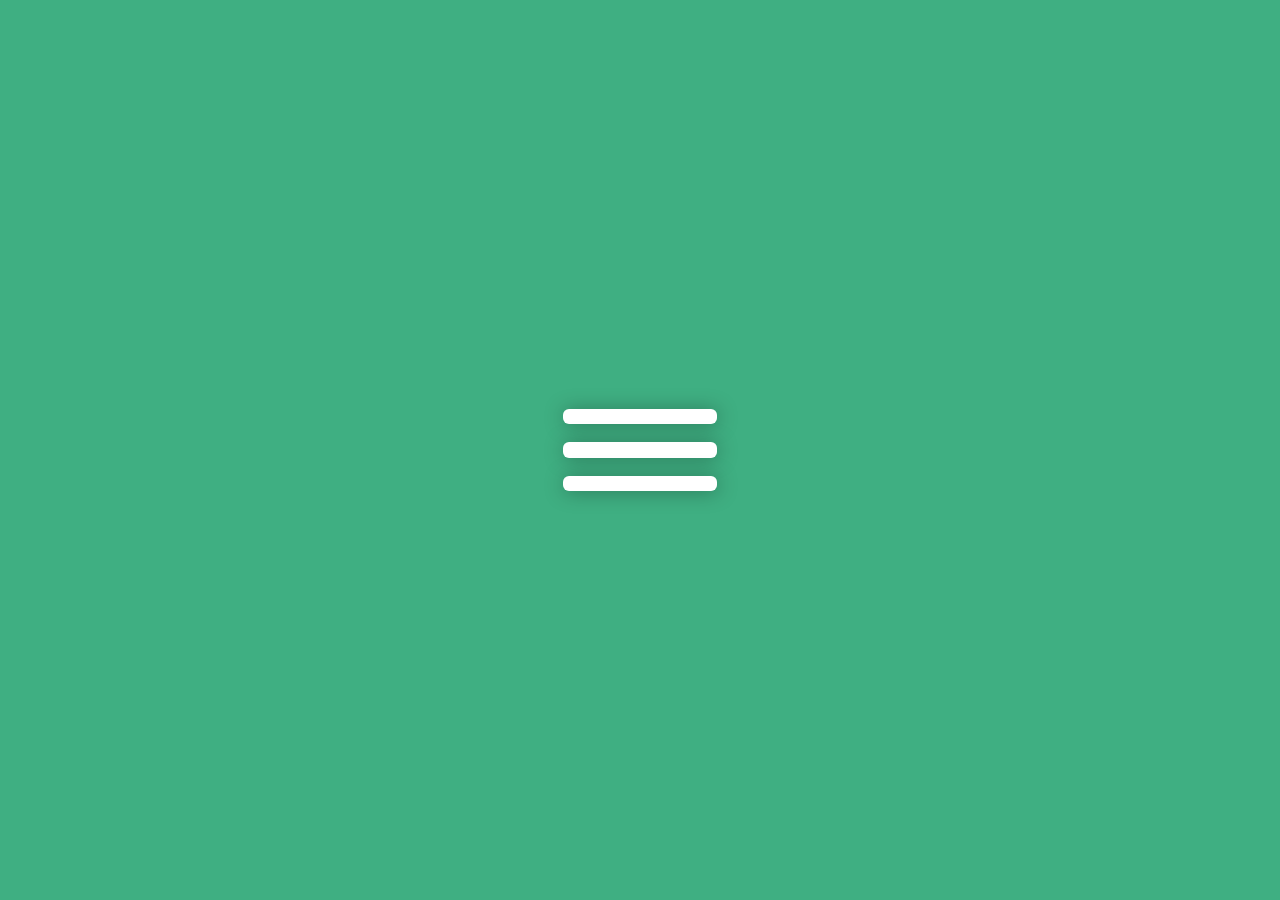
<file: 02_dia_menu_hambuerguesa/index.html>
<!DOCTYPE html>
<html lang="es">
  <head>
    <meta charset="UTF-8" />
    <meta http-equiv="X-UA-Compatible" content="IE=edge" />
    <meta name="viewport" content="width=device-width, initial-scale=1.0" />
    <title>Menú hamburguesa</title>
    <link rel="stylesheet" href="style.css" />
  </head>
  <body>
    <div class="menu">
      <span class="line1"></span>
      <span class="line2"></span>
      <span class="line3"></span>
    </div>
  </body>
  <script src="script.js"></script>
</html>
</file>
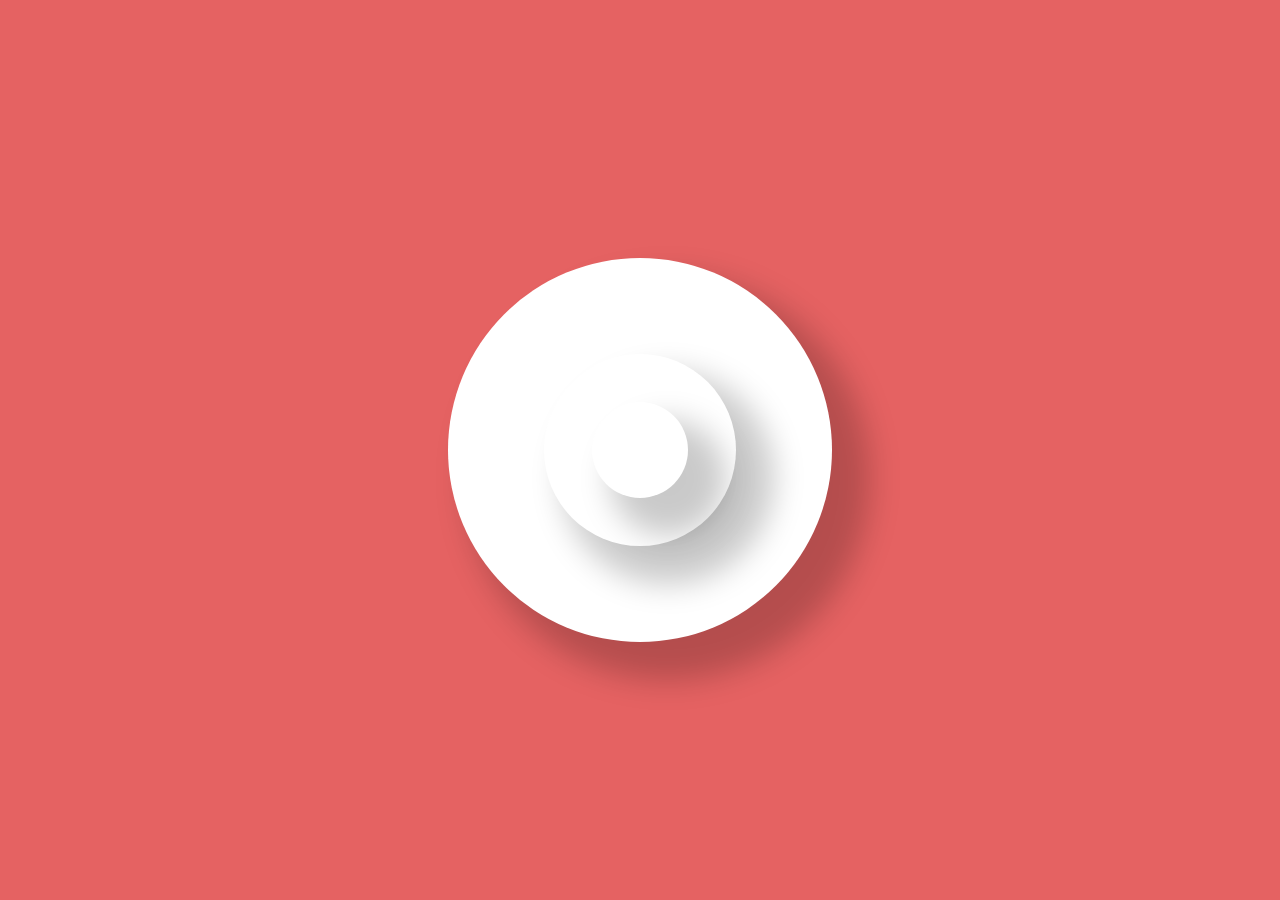
<file: 04_dia_circulos/index.html>
<!DOCTYPE html>
<html lang="es">
  <head>
    <meta charset="UTF-8" />
    <meta http-equiv="X-UA-Compatible" content="IE=edge" />
    <meta name="viewport" content="width=device-width, initial-scale=1.0" />
    <title>Circulos</title>
    <link rel="stylesheet" href="style.css" />
  </head>
  <body>
    <div class="container">
      <div class="esferaOne">
        <div class="esferaTwo">
          <div class="esferaThree"></div>
        </div>
      </div>
    </div>
  </body>
</html>
</file>
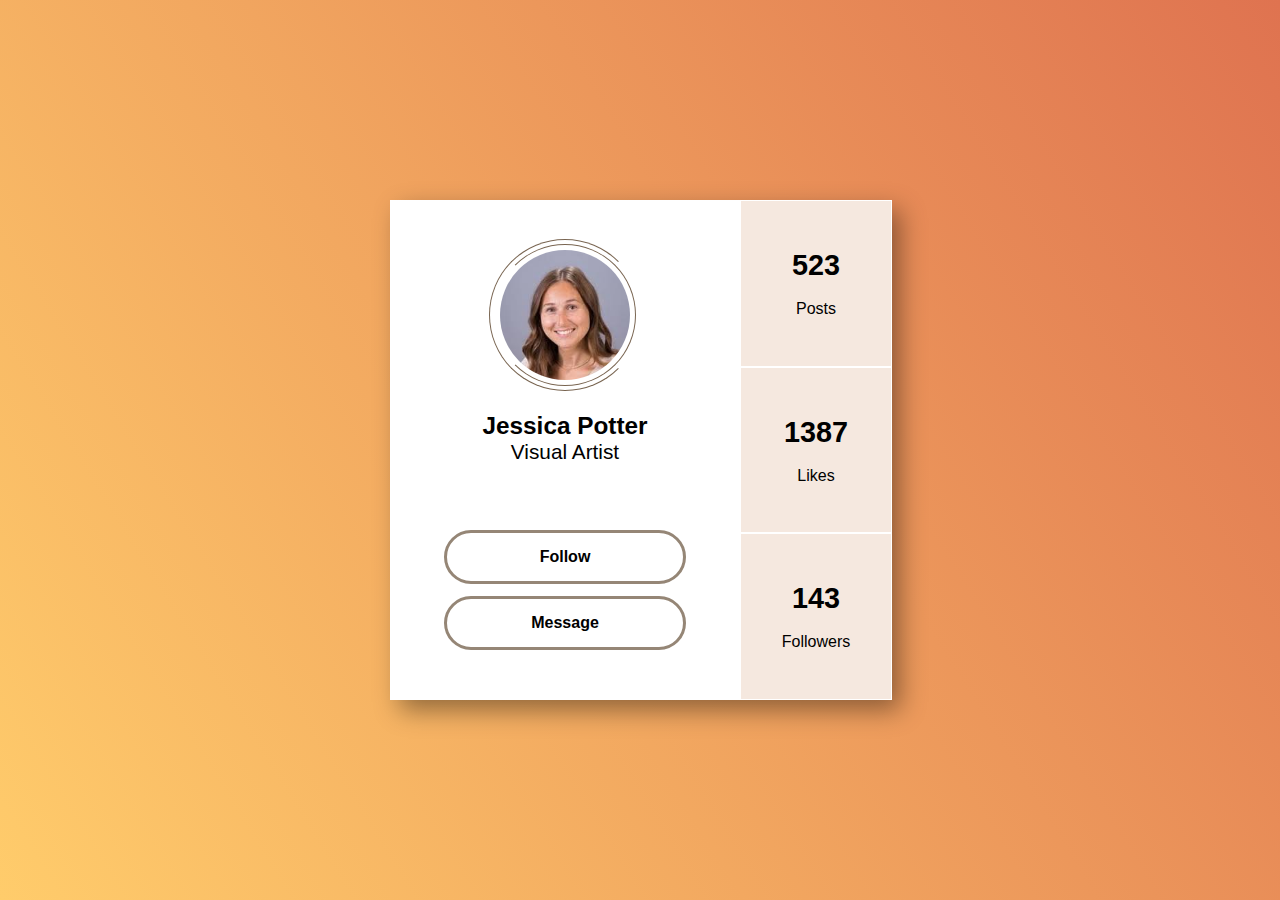
<file: 06_dia_perfil_redes/index.html>
<!DOCTYPE html>
<html lang="es">
  <head>
    <meta charset="UTF-8" />
    <meta http-equiv="X-UA-Compatible" content="IE=edge" />
    <meta name="viewport" content="width=device-width, initial-scale=1.0" />
    <title>Perfil de redes</title>
    <link rel="stylesheet" href="style.css" />
  </head>
  <body>
    <div class="container">
      <!--LADO IZQUIERDO-->
      <div class="left">
        <div class="foto"></div>
        <div class="nombre">
          <h3>Jessica Potter</h3>
          <p>Visual Artist</p>
        </div>
        <div class="links">
          <div class="link">Follow</div>
          <div class="link">Message</div>
        </div>
      </div>

      <!--LADO DERECHO-->
      <div class="right">
        <div class="info">
          <span>523</span><br />
          <p>Posts</p>
        </div>
        <div class="info">
          <span>1387</span><br />
          <p>Likes</p>
        </div>
        <div class="info">
          <span>143</span><br />
          <p>Followers</p>
        </div>
      </div>
    </div>
  </body>
</html>
</file>
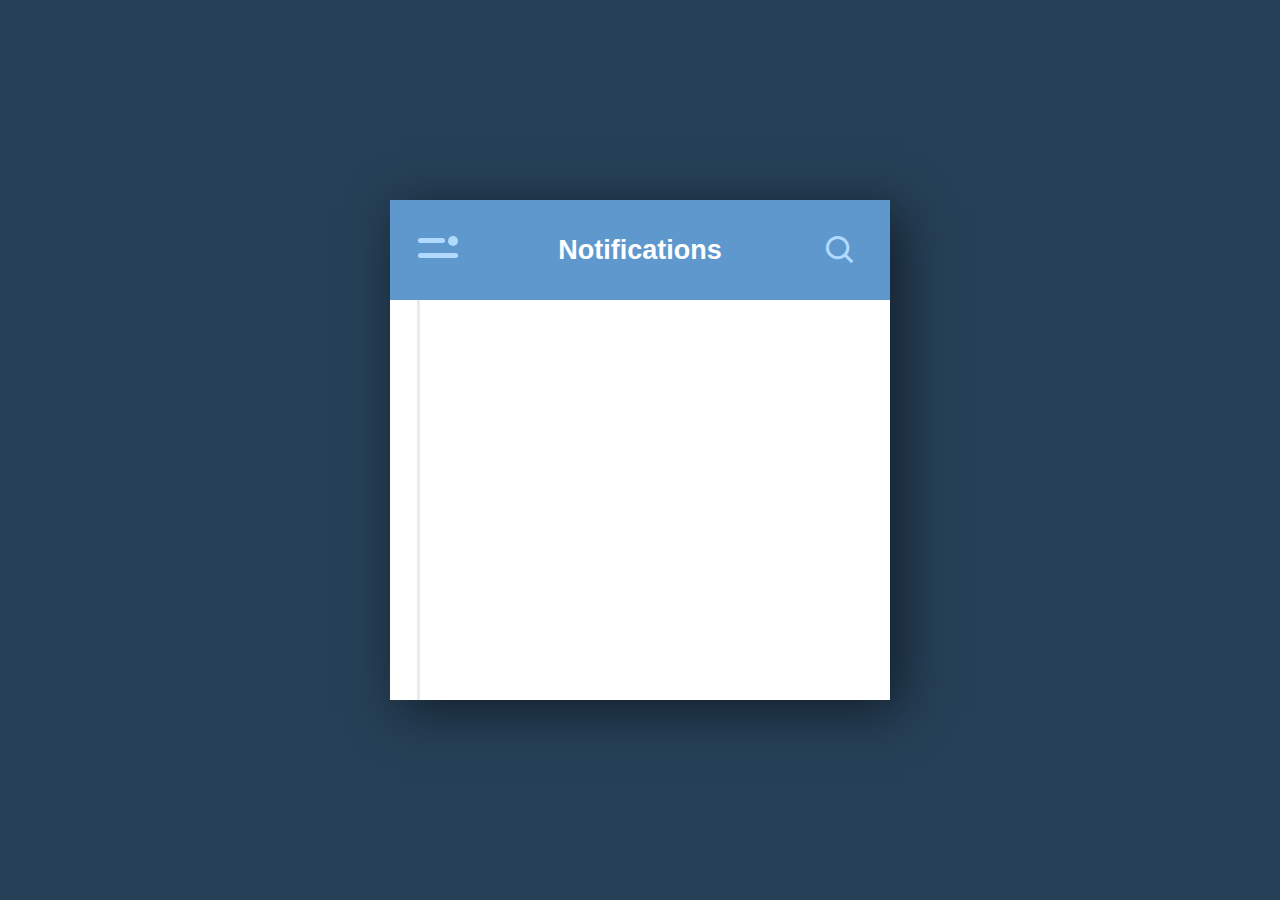
<file: 07_dia_panelNotificaciones/index.html>
<!DOCTYPE html>
<html lang="es">
  <head>
    <meta charset="UTF-8" />
    <meta http-equiv="X-UA-Compatible" content="IE=edge" />
    <meta name="viewport" content="width=device-width, initial-scale=1.0" />
    <title>Document</title>
    <link rel="stylesheet" href="style.css" />
    <link href="https://unpkg.com/boxicons@2.1.4/css/boxicons.min.css" rel="stylesheet" />
  </head>
  <body>
    <div class="container">
      <div class="note">
        <!--HEADER-->
        <div class="header">
          <div class="menu-icon">
            <div class="dash-top"></div>
            <div class="dash-bottom"></div>
            <div class="circle"></div>
          </div>

          <div class="title">Notifications</div>

          <input type="text" class="search" placeholder="  Search..." />
          <i class="bx bx-search"></i>
        </div>

        <!--BODY-->
        <div class="notifications">
          <div class="line"></div>
          <!--Commets-->
          <div class="notification">
            <div class="circles"></div>
            <span class="time">9.24 AM</span>
            <p class="hola"><b>John Walker</b> Post a photo on your wall.</p>
          </div>
          <div class="notification">
            <div class="circles"></div>
            <span class="time">8.19 AM</span>
            <p class="hola"><b>Alice Parker</b> commented your last post.</p>
          </div>
          <div class="notification">
            <div class="circles"></div>
            <span class="time">Yesterday</span>
            <p class="hola"><b>Luke Wayne</b> added you as friend.</p>
          </div>
        </div>
      </div>

      <!--MENU LATERAL DESPLEGABLE-->
      <div class="lista">
        <ul>
          <li><i class="bx bxs-dashboard"></i> Dashboard</li>
          <li><i class="bx bxs-user"></i> Profile</li>
          <li><i class="bx bxs-bell"></i> Notifications</li>
          <li><i class="bx bxs-chat"></i> Messages</li>
          <li><i class="bx bxs-cog"></i> Settings</li>
        </ul>
      </div>
    </div>

    <script src="script.js"></script>
  </body>
</html>
</file>
<file: 02_dia_menu_hambuerguesa/style.css>
* {
  margin: 0;
  padding: 0;
}

body {
  height: 100vh;
  display: flex;
  justify-content: center;
  align-items: center;
  background-color: #3faf82;
}

.menu {
  /* border: 2px solid red; */
  aspect-ratio: 1/1;
  width: 12vw;
  gap: 12%;
  cursor: pointer;

  display: flex;
  flex-direction: column;
  align-items: center;
  justify-content: center;
}

span {
  height: 10%;
  width: 100%;
  background-color: white;
  border-radius: 6px;
  filter: drop-shadow(1px 1px 10px #0000004f);
}

/* REVERSE */
.line3 {
  animation: buttomRev 700ms ease-in-out backwards;
}
@keyframes buttomRev {
  0% {
    transform: translateY(-225%) rotate(135deg);
  }
  50% {
    transform: translateY(-225%);
  }
  100% {
    transform: translateY(0%);
  }
}

.line2 {
  animation: centerRev 700ms ease-in-out forwards;
}
@keyframes centerRev {
  0%,
  50% {
    scale: 0;
  }
  100% {
    scale: 1;
  }
}

.line1 {
  animation: topRev 700ms ease-in-out forwards;
}
@keyframes topRev {
  0% {
    transform: translateY(225%) rotate(45deg);
  }
  50% {
    transform: translateY(225%);
  }
  100% {
    transform: translateY(0%);
  }
}
/* END REVERSE */

/*Forward */
.top {
  animation: top 700ms ease-in-out forwards;
}
@keyframes top {
  0% {
    transform: rotate(0deg);
  }
  50% {
    transform: translateY(225%);
  }
  100% {
    transform: translateY(225%) rotate(45deg);
  }
}

.center {
  animation: center 700ms ease-in-out forwards;
}
@keyframes center {
  0% {
    scale: 1;
  }
  50%,
  100% {
    scale: 0;
  }
}

.buttom {
  animation: buttom 700ms ease-in-out forwards;
}
@keyframes buttom {
  0% {
    transform: rotate(0deg);
  }
  50% {
    transform: translateY(-225%);
  }
  100% {
    transform: translateY(-225%) rotate(135deg);
  }
}
/*End Forward */
</file>
<file: 04_dia_circulos/style.css>
* {
  margin: 0;
  padding: 0;
}

body {
  /*border: 2px solid blue;*/
  height: 100vh;
  background-color: #e56262;

  display: flex;
  justify-content: center;
  align-items: center;
}

.container {
  /*border: 2px solid yellow;*/
  aspect-ratio: 1/1;
  width: 30vw;
  position: relative;

  display: flex;
  justify-content: center;
  align-items: center;
}

.esferaOne {
  /*border: 2px solid green;*/
  height: 100%;
  width: 100%;
  border-radius: 50%;
  background-color: white;
  box-shadow: 28px 28px 31px 10px rgba(0, 0, 0, 0.212);

  display: flex;
  justify-content: center;
  align-items: center;

  animation: escaleOne 4s linear infinite;
}

@keyframes escaleOne {
  0% {
    scale: 0;
  }
  20% {
    scale: 1;
  }
  40% {
    scale: 1;
  }
  60% {
    scale: 1;
  }
  70% {
    scale: 1;
  }
  90% {
    scale: 0;
  }
  100% {
    scale: 0;
  }
}

.esferaTwo {
  /*border: 2px solid goldenrod;*/
  height: 50%;
  width: 50%;
  border-radius: 50%;
  background-color: white;
  box-shadow: 28px 28px 31px 10px rgba(0, 0, 0, 0.212);

  display: flex;
  justify-content: center;
  align-items: center;

  animation: escaleTwo 4s linear infinite;
}

@keyframes escaleTwo {
  0% {
    scale: 0;
  }
  15% {
    scale: 0;
  }
  30% {
    scale: 1;
  }
  60% {
    scale: 1;
  }
  85% {
    scale: 0;
  }
  100% {
    scale: 0;
  }
}

.esferaThree {
  /*border: 2px solid blueviolet;*/
  height: 50%;
  width: 50%;
  border-radius: 50%;
  background-color: white;
  box-shadow: 28px 28px 31px 10px rgba(0, 0, 0, 0.212);

  animation: escaleThree 4s linear infinite;
}

@keyframes escaleThree {
  0% {
    scale: 0;
  }
  30% {
    scale: 0;
  }
  40% {
    scale: 1;
  }
  55% {
    scale: 1;
  }
  70% {
    scale: 0;
  }
  100% {
    scale: 0;
  }
}
</file>
<file: 06_dia_perfil_redes/style.css>
* {
  margin: 0;
  padding: 0;
  font-family: "Open Sans", Helvetica, sans-serif;
}

body {
  /* border: 2px solid red; */
  height: 100vh;
  background: rgb(255, 204, 107);
  background: linear-gradient(58deg, rgba(255, 204, 107, 1) 0%, rgba(223, 115, 80, 1));

  display: flex;
  justify-content: center;
  align-items: center;
}

.container {
  /* border: 2px solid red; */
  aspect-ratio: 1/1;
  width: 500px;
  background-color: white;
  box-shadow: 10px 10px 24px 0px rgba(0, 0, 0, 0.404);

  display: grid;
  grid-template-columns: 0.7fr 0.3fr;
}

.left {
  /* border: 2px solid red; */
  height: 80%;
  width: 100%;
  margin: auto;

  display: flex;
  flex-direction: column;
  align-items: center;
  justify-content: space-between;
}

.foto {
  height: 130px;
  width: 130px;
  background-image: url(img/jessica-potter.jpg);
  background-size: cover;
  background-repeat: no-repeat;
  border-radius: 50%;
  position: relative;
  cursor: pointer;
}

.foto::before {
  content: "";
  position: absolute;
  width: 140px;
  height: 140px;
  top: -6px;
  left: -6px;
  border: 1px solid;
  border-color: #786450 #786450 #786450 transparent;
  border-radius: 50%;
  transition: all 1.5s ease-in-out;
}

.foto:hover:before {
  transform: rotateZ(360deg);
}

.foto::after {
  content: "";
  position: absolute;
  width: 150px;
  height: 150px;
  top: -11.5px;
  left: -11.5px;
  border: 1px solid;
  border-color: #786450 transparent #786450 #786450;
  border-radius: 50%;
  transition: all 1.5s ease-in-out;
}

.foto:hover:after {
  transform: rotateZ(-360deg);
}

.nombre {
  /* border: 2px solid red; */
  text-align: center;
  margin-bottom: 10%;
  font-size: 1.3rem;
}

.links {
  /* border: 2px solid red; */
  display: flex;
  flex-direction: column;
  height: 30%;
  width: 75%;
  gap: 10%;
  font-weight: bold;
}

.link {
  margin: auto;
  height: 40%;
  width: 90%;
  border-radius: 30px;
  border: 3px solid #958676;
  cursor: pointer;

  display: flex;
  justify-content: center;
  align-items: center;
}

.link:hover {
  color: white;
  background-color: #786450;
  transition: 500ms ease-in-out;
}

/* RIGHT*/
.right {
  /* border: 2px solid red; */
  display: flex;
  flex-direction: column;
}

.info {
  background-color: #f5e8df;
  height: 33.3%;
  width: 100%;
  border: 1px solid white;

  display: flex;
  flex-direction: column;
  justify-content: center;
  align-items: center;

  cursor: pointer;
  transition: 500ms ease-in-out;
}

.info span {
  font-size: 1.8rem;
  font-weight: bold;
}

.info:hover {
  background-color: #d6c6bb;
}
</file>
<file: 07_dia_panelNotificaciones/style.css>
* {
  margin: 0;
  padding: 0;
  list-style: none; /*Quita puntos de las listas*/
}

body {
  height: 100vh;
  background-color: #264057;
  display: grid;
  place-items: center;
}

.container {
  aspect-ratio: 1/1;
  width: 500px;
  position: relative; /*Los elementos se posicionan con respecto a su contenedor*/

  display: flex;
  justify-content: center;
  align-items: center;
}

.note {
  position: absolute;
  height: 100%;
  width: 100%;
  background-color: white;

  transition: 500ms ease-in-out;
  box-shadow: 10px 10px 48px 1px rgba(0, 0, 0, 0.5);
}

.active {
  transform: translateX(50%);
}

/********************HEADER*/
.header {
  position: relative;
  height: 20%;
  width: 100%;
  background-color: #5f98cd;

  display: grid;
  grid-template-columns: 1fr 3fr 1fr;
  place-items: center;

  font-family: "Open Sans", Helvetica, sans-serif;
  font-weight: 600;
  font-size: 27px;
  color: white;

  /*border: solid thin red;*/
}

/* Menu Icons */
.menu-icon {
  position: relative;
  width: 45px;
  height: 25px;
  display: grid;
  place-items: center;
  cursor: pointer;
  z-index: 1;
  /*border: solid thin red;*/
}

.dash-top {
  position: absolute;
  width: 27px;
  height: 5px;
  top: 0;
  left: 0;
  background-color: #b2daff;
  border-radius: 3px;
  cursor: pointer;
  transition: all 0.2s ease-in-out;
}

.dash-bottom {
  position: absolute;
  top: 100%;
  width: 40px;
  height: 5px;
  top: 15px;
  left: 0;
  background-color: #b2daff;
  border-radius: 3px;
  cursor: pointer;
  transition: all 0.2s ease-in-out;
}

.circle {
  position: absolute;
  height: 10px;
  width: 10px;
  border-radius: 50%;
  background-color: #b2daff;
  right: 10%;
  top: -7%;
  transition: all 0.2s ease-in-out;
}

.menu-icon:hover .dash-top,
.menu-icon:hover .dash-bottom,
.menu-icon:hover .circle {
  background-color: white;
}
/* End Menu Icons */

/* Search */
.bx-search {
  font-size: 35px;
  color: #b2daff;
  transition: all 0.2s ease-in-out;
  cursor: pointer;
}

.bx-search:hover {
  color: white;
}

.search {
  position: absolute;
  height: 50%;
  width: 75%;
  border-radius: 40px;
  border: none;
  opacity: 0;
  right: 15%;
  transition: 300ms ease-in-out;
}

.input {
  transition: 300ms ease-in-out;
  opacity: 100%;
  right: 20%;
  z-index: 2;
  font-size: 1rem;
}

/******************** END HEADER */

/******************** BACKGROUND desplegable */
.lista {
  height: 90%;
  width: 80%;
  background-color: #43627d;
  font-family: "Open Sans", Helvetica, sans-serif;
  font-size: 20px;

  display: flex;
  align-items: center;

  transition: 500ms ease-in-out;
}

.desplegableActivo {
  transform: translateX(-50px);
  transition: 500ms ease-in-out;
}

.lista ul {
  height: 400px;
  width: 100%;
  color: #93b2cd;

  display: flex;
  flex-direction: column;
  justify-content: space-between;
}

.lista ul li {
  padding: 20px;
}

.lista ul li:hover {
  color: white;
  background-color: #365066;
  cursor: pointer;
  transition: 300ms ease-in-out;
}

/******************** END BACKGROUND desplegable */

/******************** NOTIFICATIONS */
.notifications {
  position: relative;
  height: 100%;
  overflow: hidden;
  color: rgb(116, 116, 166);
  font-family: "Open Sans", Helvetica, sans-serif;
}

.line {
  /*border: 4px solid red;*/
  position: absolute;
  top: 0;
  left: 27px;
  bottom: 100px;
  width: 3px;
  background-color: #ebebeb;
}

.notification {
  height: 20%;
  position: relative;
  z-index: 2;
  margin: 25px 20px 25px 43px;
  opacity: 0;
  animation: entrada ease-in-out 1s;
  animation-fill-mode: forwards;
}

.notification:nth-child(2) {
  animation-delay: 0.2s;
}
.notification:nth-child(3) {
  animation-delay: 0.4s;
}
.notification:nth-child(4) {
  animation-delay: 0.6s;
}

@keyframes entrada {
  0% {
    transform: translate3d(0, 100px, 0);
    opacity: 0;
  }
  100% {
    transform: translate3d(0, 0, 0);
    opacity: 1;
  }
}

.notification:hover {
  color: #5f98cd;
  cursor: pointer;
}

.circles {
  box-sizing: border-box;
  position: absolute;
  height: 17px;
  width: 17px;
  border-radius: 50%;
  background-color: #fff;
  border: 2px solid #5f98cd;
  top: 2px;
  left: -23px;
}

.time {
  display: block;
  font-size: 1.3rem;
  line-height: 20px;
  margin-bottom: 2px;
}

p {
  font-size: 27px;
  line-height: 30px;
  margin: 0;
}

/******************** END NOTIFICATIONS */
</file>
